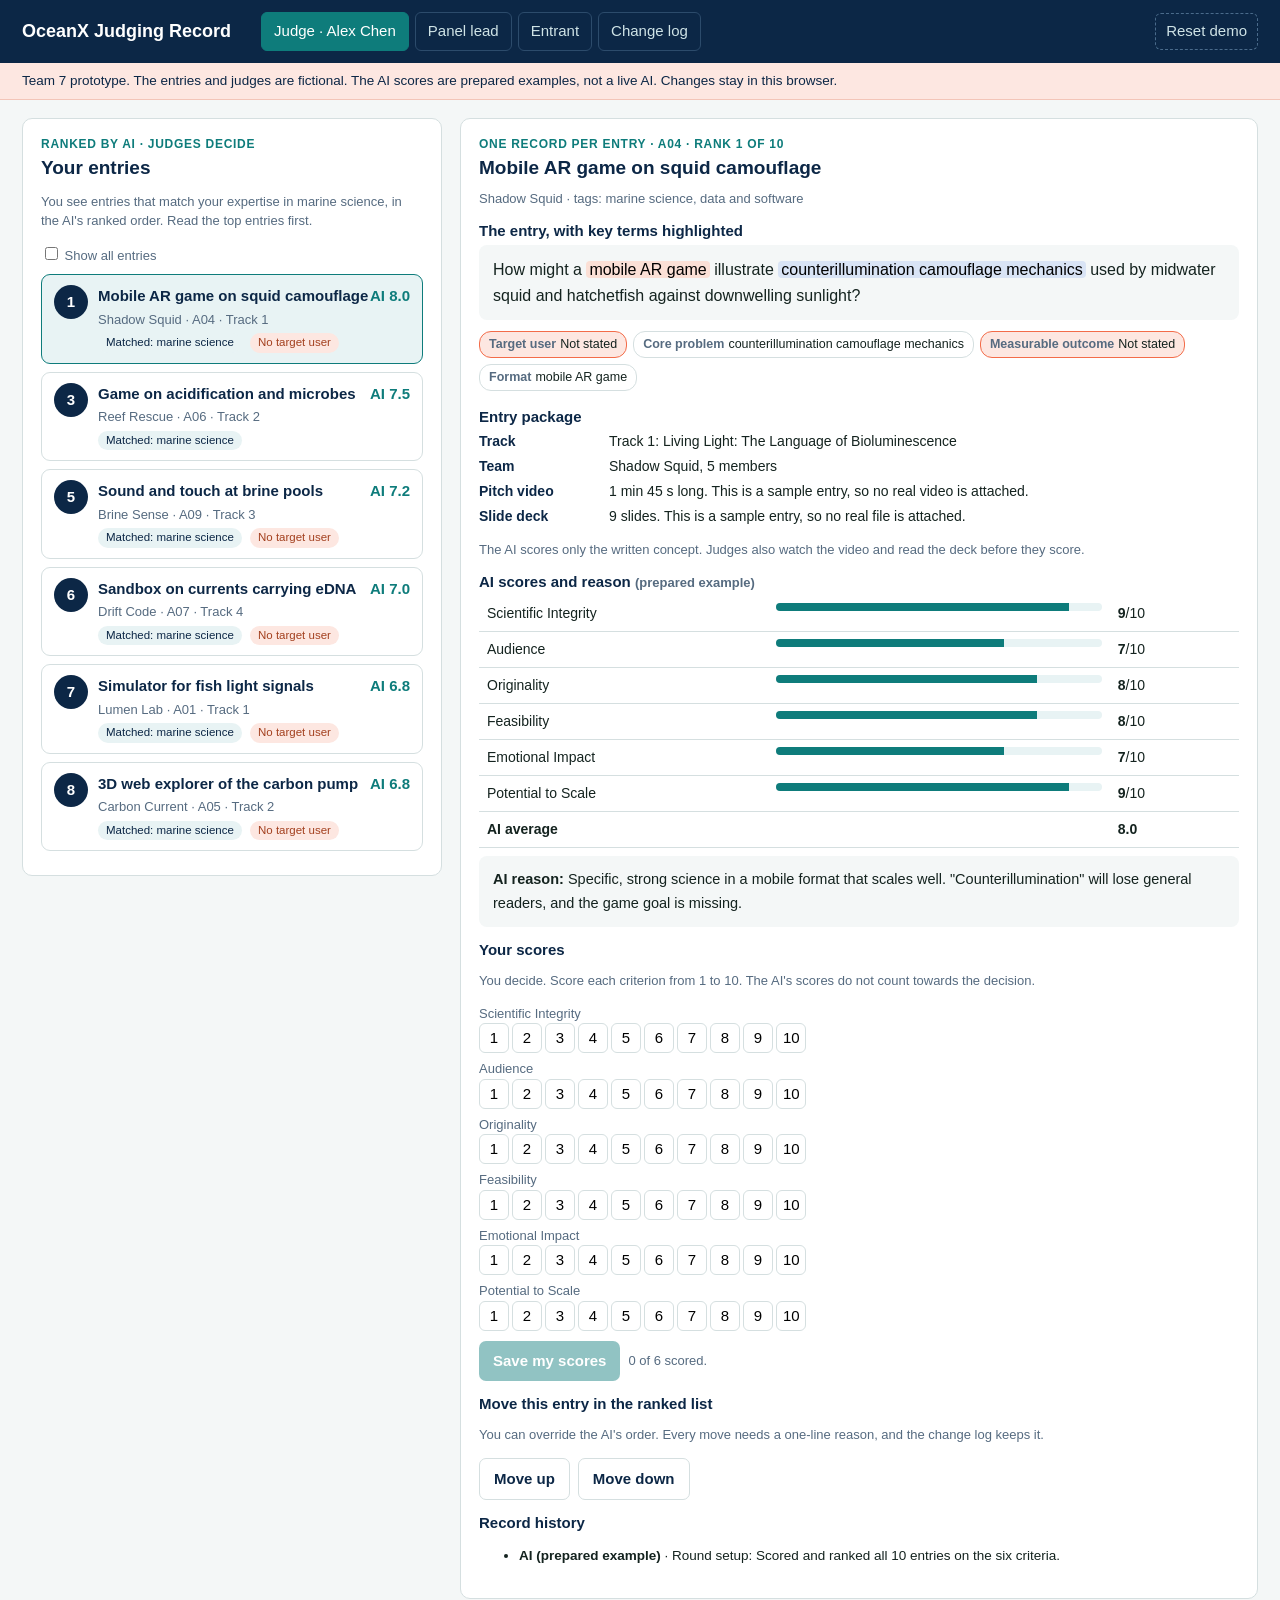
<file: index.html>
<!doctype html>
<html lang="en">
<head>
<meta charset="utf-8">
<meta name="viewport" content="width=device-width, initial-scale=1">
<title>OceanX Judging Record · Team 7 prototype</title>
<style>
  :root { --navy:#0C2746; --teal:#0E7C7B; --coral:#F36C49; --bg:#F4F7F7; --mint:#E8F3F4; --line:#D5DFE0; --slate:#566B80; --ink:#14231F; --pale:#FDE7E1; }
  * { box-sizing: border-box; }
  body { margin:0; background:var(--bg); color:var(--ink); font:15px/1.5 "Segoe UI", Calibri, Arial, sans-serif; }
  header { background:var(--navy); color:#fff; padding:12px 22px; display:flex; align-items:center; gap:18px; flex-wrap:wrap; }
  header h1 { font:700 18px Arial, sans-serif; margin:0 12px 0 0; }
  .tabs { display:flex; gap:6px; flex-wrap:wrap; }
  .tab { background:transparent; color:#cfe3e6; border:1px solid #2c4b6b; border-radius:6px; padding:7px 12px; font:inherit; cursor:pointer; }
  .tab.on { background:var(--teal); color:#fff; border-color:var(--teal); }
  .reset { margin-left:auto; background:transparent; color:#cfe3e6; border:1px dashed #4a6b8b; border-radius:6px; padding:6px 10px; cursor:pointer; font:inherit; }
  .note { background:var(--pale); color:var(--navy); padding:8px 22px; font-size:13.5px; border-bottom:1px solid #f3c5b8; }
  main { padding:18px 22px 40px; max-width:1320px; margin:0 auto; }
  .grid { display:grid; grid-template-columns: 420px 1fr; gap:18px; align-items:start; }
  .card { background:#fff; border:1px solid var(--line); border-radius:10px; padding:16px 18px; }
  .eyebrow { color:var(--teal); font-weight:700; letter-spacing:.06em; font-size:12px; text-transform:uppercase; }
  h2 { font:700 19px Arial, sans-serif; color:var(--navy); margin:4px 0 10px; }
  h3 { font:700 15px Arial, sans-serif; color:var(--navy); margin:14px 0 6px; }
  .muted { color:var(--slate); font-size:13px; }
  .entry { display:flex; gap:10px; align-items:flex-start; border:1px solid var(--line); border-radius:9px; padding:10px 12px; margin:8px 0; background:#fff; cursor:pointer; width:100%; text-align:left; font:inherit; color:inherit; }
  .entry:hover, .entry.sel { border-color:var(--teal); background:var(--mint); }
  .rank { flex:0 0 34px; height:34px; border-radius:50%; background:var(--navy); color:#fff; display:flex; align-items:center; justify-content:center; font-weight:700; }
  .entry .t { font-weight:700; color:var(--navy); }
  .badge { display:inline-block; font-size:11.5px; padding:1px 8px; border-radius:10px; margin:3px 4px 0 0; background:var(--mint); color:var(--navy); }
  .badge.warn { background:var(--pale); color:#a3401f; }
  .badge.ok { background:#dff2ec; color:#0b5f4c; }
  .ai { float:right; font-weight:700; color:var(--teal); }
  .stmt { font-size:16px; line-height:1.6; background:var(--bg); border-radius:8px; padding:12px 14px; }
  mark { padding:0 3px; border-radius:4px; }
  mark.user { background:#cdeee9; } mark.core { background:#d9e4f5; } mark.outcome { background:#dcf3d7; } mark.format { background:#fbe0d6; }
  .chips { margin:8px 0 2px; }
  .chip { display:inline-block; margin:3px 6px 3px 0; padding:3px 9px; border-radius:12px; font-size:12.5px; border:1px solid var(--line); background:#fff; }
  .chip b { color:var(--slate); font-weight:600; margin-right:4px; }
  .chip.miss { border-color:var(--coral); background:var(--pale); }
  table { border-collapse:collapse; width:100%; font-size:14px; }
  th, td { border-bottom:1px solid var(--line); padding:7px 8px; text-align:left; vertical-align:top; }
  th { color:var(--navy); font-size:12.5px; text-transform:uppercase; letter-spacing:.04em; }
  .bar { height:8px; background:var(--mint); border-radius:4px; overflow:hidden; } .bar i { display:block; height:8px; background:var(--teal); }
  .scale { display:flex; gap:3px; flex-wrap:wrap; }
  .scale button { width:30px; height:30px; border:1px solid var(--line); background:#fff; border-radius:6px; cursor:pointer; font:inherit; }
  .scale button.on { background:var(--navy); color:#fff; border-color:var(--navy); }
  .btn { background:var(--teal); color:#fff; border:0; border-radius:7px; padding:9px 14px; font:inherit; font-weight:700; cursor:pointer; }
  .btn.ghost { background:#fff; color:var(--navy); border:1px solid var(--line); }
  .btn.warn { background:var(--coral); color:var(--navy); }
  .btn:disabled { opacity:.45; cursor:not-allowed; }
  .row { display:flex; gap:8px; flex-wrap:wrap; align-items:center; margin-top:10px; }
  input[type=text], textarea, select { width:100%; border:1px solid var(--line); border-radius:7px; padding:8px 10px; font:inherit; background:#fff; }
  textarea { min-height:70px; }
  .flag { color:#a3401f; font-weight:700; }
  .hist li { margin:3px 0; font-size:13.5px; }
  .steps li { margin:4px 0; }
  .ok-t { color:#0b5f4c; } .bad-t { color:#a3401f; }
  .modal { position:fixed; inset:0; background:rgba(12,39,70,.45); display:flex; align-items:center; justify-content:center; }
  .modal .card { width:min(520px, 92vw); }
  .part { border-top:1px solid var(--line); padding-top:6px; margin-top:14px; }
  .part h3 { margin-top:6px; }
  .member { display:flex; gap:6px; margin:4px 0; }
  .member input { flex:1; }
  .btn.small { padding:5px 10px; font-weight:600; }
  input[type=file] { font:inherit; font-size:13.5px; margin:4px 0; }
  .fstat { font-size:13.5px; margin:2px 0 4px; }
  .pkg { display:grid; grid-template-columns:120px 1fr; gap:4px 10px; font-size:14px; }
  .pkg b { color:var(--navy); }
  .grid.form { grid-template-columns:minmax(0, 1fr) 400px; }
  .grid.form > section:last-child { position:sticky; top:12px; }
  #checks ul { list-style:none; padding-left:2px; margin:4px 0; }
  h4 { font:700 12.5px Arial, sans-serif; color:var(--slate); text-transform:uppercase; letter-spacing:.05em; margin:12px 0 2px; }
  @media (max-width: 900px) { .grid { grid-template-columns: 1fr; } }
</style>
</head>
<body>
<header>
  <h1>OceanX Judging Record</h1>
  <div class="tabs" role="tablist">
    <button class="tab" data-view="judge">Judge · Alex Chen</button>
    <button class="tab" data-view="panel">Panel lead</button>
    <button class="tab" data-view="entrant">Entrant</button>
    <button class="tab" data-view="log">Change log</button>
  </div>
  <button class="reset" id="reset">Reset demo</button>
</header>
<div class="note">Team 7 prototype. The entries and judges are fictional. The AI scores are prepared examples, not a live AI. Changes stay in this browser.</div>
<main id="app"></main>
<div id="modal"></div>
<script>
'use strict';
const CRIT = [['science','Scientific Integrity'],['audience','Audience'],['originality','Originality'],['feasibility','Feasibility'],['emotion','Emotional Impact'],['scale','Potential to Scale']];
const JUDGES = { alex:{ name:'Alex Chen', field:'marine science' }, priya:{ name:'Priya Nair', field:'learning design' }, sam:{ name:'Sam Rivera', field:'media and hardware' } };
const sc = a => Object.fromEntries(CRIT.map(([k], i) => [k, a[i]]));
const ENTRIES = [
  { id:'A01', title:'Simulator for fish light signals', team:'Lumen Lab', tags:['marine science','media and hardware'],
    text:'How might we create an interactive light-matching simulator that decodes deep-sea fish photophore communication patterns into visual and audible syntax?',
    hl:{ user:null, core:'deep-sea fish photophore communication patterns', outcome:null, format:'interactive light-matching simulator' },
    ai:sc([7,6,8,6,7,7]), reason:'An original idea built on real bioluminescence. "Decodes" and "syntax" imply a proven fish language, and no learner is named.',
    priya:sc([5,5,8,6,6,6]), sam:sc([6,5,7,5,6,6]) },
  { id:'A02', title:'Projection room with glowing waves', team:'Tidewave', tags:['media and hardware','learning design'],
    text:'How can an immersive projection-mapped environment simulate bioluminescent wave disturbance triggered by physical visitor movement?',
    hl:{ user:'visitor', core:'bioluminescent wave disturbance', outcome:null, format:'immersive projection-mapped environment' },
    ai:sc([8,8,6,6,9,6]), reason:'A clear cause and effect with strong emotional pull. It needs a physical venue and projection kit, which limits its reach.',
    priya:sc([8,8,5,7,9,5]), sam:sc([7,8,6,5,8,6]) },
  { id:'A03', title:'Gestures mapped to plankton flashes', team:'Flash Kinetics', tags:['media and hardware'],
    text:'How might we design a generative audiovisual installation that maps visitor velocity and gesture to dynamic dinoflagellate flash frequencies?',
    hl:{ user:'visitor', core:'dinoflagellate flash frequencies', outcome:null, format:'generative audiovisual installation' },
    ai:sc([7,6,6,6,8,6]), reason:'Engaging and visual, but the wording is technical. It is unclear how gestures relate to real flash behaviour or what visitors learn.',
    priya:sc([7,6,5,7,7,5]), sam:sc([6,7,6,6,7,5]) },
  { id:'A04', title:'Mobile AR game on squid camouflage', team:'Shadow Squid', tags:['marine science','data and software'],
    text:'How might a mobile AR game illustrate counterillumination camouflage mechanics used by midwater squid and hatchetfish against downwelling sunlight?',
    hl:{ user:null, core:'counterillumination camouflage mechanics', outcome:null, format:'mobile AR game' },
    ai:sc([9,7,8,8,7,9]), reason:'Specific, strong science in a mobile format that scales well. "Counterillumination" will lose general readers, and the game goal is missing.',
    priya:sc([9,7,7,7,6,9]), sam:sc([8,7,7,8,6,8]) },
  { id:'A05', title:'3D web explorer of the carbon pump', team:'Carbon Current', tags:['data and software','marine science'],
    text:'How might we visualize the biological carbon pump and oceanic microbial carbon cycling through an accessible real-time 3D web data explorer?',
    hl:{ user:null, core:'biological carbon pump', outcome:null, format:'real-time 3D web data explorer' },
    ai:sc([9,6,6,5,6,9]), reason:'An important, data-rich topic in a scalable web format. Real-time data and two complex processes make it hard to build.',
    priya:sc([10,6,5,6,5,9]), sam:sc([9,5,6,5,5,8]) },
  { id:'A06', title:'Game on acidification and microbes', team:'Reef Rescue', tags:['learning design','marine science'],
    text:'How can a gamified simulation educate youth on how ocean acidification and warming disrupt marine microbiome balance and nutrient flux?',
    hl:{ user:'youth', core:'ocean acidification and warming', outcome:'educate youth', format:'gamified simulation' },
    ai:sc([8,8,6,8,7,8]), reason:'A relevant climate topic with a named audience. Microbiome science is still uncertain, and many climate games already exist.',
    priya:sc([7,8,5,8,7,8]), sam:sc([7,7,5,7,6,7]) },
  { id:'A07', title:'Sandbox on currents carrying eDNA', team:'Drift Code', tags:['data and software','marine science'],
    text:'How might we build an interactive digital sandbox modeling how ocean currents transport environmental DNA (eDNA) and allow species detection?',
    hl:{ user:null, core:'ocean currents transport environmental DNA', outcome:null, format:'interactive digital sandbox' },
    ai:sc([9,6,8,6,6,7]), reason:'Novel and timely science. The statement is technical and names no audience, and modelling how eDNA drifts is complex.',
    priya:sc([8,6,8,6,5,7]), sam:sc([8,5,7,5,5,7]) },
  { id:'A08', title:'VR walk through thermocline life', team:'Deep Thermo', tags:['media and hardware'],
    text:'How might an immersive VR walkthrough reveal microscopic symbiotic networks and nutrient gradients within ocean thermoclines?',
    hl:{ user:null, core:'microscopic symbiotic networks', outcome:null, format:'immersive VR walkthrough' },
    ai:sc([6,6,7,5,8,6]), reason:'Potentially moving, but "symbiotic networks" is vague and the science is loosely defined. VR headsets limit how many learners it reaches.',
    priya:sc([5,5,6,5,7,5]), sam:sc([5,6,6,6,6,5]) },
  { id:'A09', title:'Sound and touch at brine pools', team:'Brine Sense', tags:['media and hardware','marine science'],
    text:'How can spatial audio and haptic feedback simulate the dense, toxic conditions of deep-sea hypersaline brine pools and their adapted microbial rims?',
    hl:{ user:null, core:'hypersaline brine pools', outcome:null, format:'spatial audio and haptic feedback' },
    ai:sc([8,7,9,5,9,5]), reason:'A highly original sensory idea with strong impact. The learning outcome is not stated, and the equipment it needs is unclear.',
    priya:sc([8,6,10,5,8,4]), sam:sc([8,6,9,2,8,4]) },
  { id:'A10', title:'Story game through vent food webs', team:'Vent Quest', tags:['learning design','media and hardware'],
    text:'How might an atmospheric narrative adventure guide players through chemosynthetic hydrothermal vent food webs under pitch-black volcanic conditions?',
    hl:{ user:'players', core:'chemosynthetic hydrothermal vent food webs', outcome:null, format:'atmospheric narrative adventure' },
    ai:sc([9,8,7,7,9,8]), reason:'Clear, accurate science with a strong story and wide reach as a game. The audience and the length of play are not defined.',
    priya:sc([9,9,6,7,10,8]), sam:sc([8,8,6,7,5,7]) },
];
// The four tracks of the 2026 Education Impact Challenge, as published by OceanX.
const TRACKS = ['Living Light: The Language of Bioluminescence', 'The Invisible Ocean: Microbial Worlds That Run the Planet',
  'Extreme Oceans: Life at the Edge', 'Deep Sea Explorers: Finding Life in the Unknown'];
// Fictional entry packages: [track, video length in seconds, deck slides, team members].
const PACKAGE = { A01:[1,112,8,3], A02:[1,98,10,4], A03:[1,120,7,2], A04:[1,105,9,5], A05:[2,117,10,3],
  A06:[2,88,6,4], A07:[4,101,8,2], A08:[2,119,9,3], A09:[3,94,7,4], A10:[3,110,10,5] };
ENTRIES.forEach(e => { const [track, video, slides, members] = PACKAGE[e.id]; Object.assign(e, { track, video, slides, members }); });
const fmt = s => `${Math.floor(s / 60)} min ${String(Math.round(s % 60)).padStart(2, '0')} s`;
const KEY = 'oceanx-ranking-demo-v2';
const avg = o => CRIT.reduce((t, [k]) => t + o[k], 0) / CRIT.length;
const esc = s => String(s).replace(/[&<>"']/g, c => ({ '&':'&amp;', '<':'&lt;', '>':'&gt;', '"':'&quot;', "'":'&#39;' }[c]));
const now = () => new Date().toLocaleString('en-SG', { dateStyle:'medium', timeStyle:'short' });
const aiOrder = () => ENTRIES.slice().sort((a, b) => avg(b.ai) - avg(a.ai) || a.id.localeCompare(b.id)).map(e => e.id);
function fresh() {
  const scores = {};
  ENTRIES.forEach(e => { scores[e.id] = { priya:e.priya, sam:e.sam }; });
  return { view:'judge', sel:null, showAll:false, order:aiOrder(), scores, draft:{}, decisions:{}, extra:[],
    log:[{ when:'Round setup', who:'AI (prepared example)', what:'Scored and ranked all 10 entries on the six criteria.' }], wiz:blankWiz() };
}
function blankWiz() {
  return { team:'', members:['', ''], adult:false, track:'', who:'', what:'', when:'', impact:'', text:'',
    video:'', videoSecs:null, videoFile:'', videoErr:'', deck:'', deckSlides:null, deckErr:'', deckConfirm:false, links:'' };
}
let S; try { S = JSON.parse(localStorage.getItem(KEY)) || fresh(); } catch (e) { S = fresh(); }
S.wiz = Object.assign(blankWiz(), S.wiz || {});
const save = () => localStorage.setItem(KEY, JSON.stringify(S));
const byId = id => ENTRIES.find(e => e.id === id);
const assignedToAlex = e => e.tags.includes(JUDGES.alex.field);

// ---------- normalisation and dispute flags (feature 1) ----------
function judgeStats() {
  const st = {};
  for (const j of Object.keys(JUDGES)) {
    const vals = [];
    for (const id of Object.keys(S.scores)) { const s = S.scores[id][j]; if (s) CRIT.forEach(([k]) => vals.push(s[k])); }
    if (vals.length < 12) { st[j] = null; continue; }
    const m = vals.reduce((a, b) => a + b, 0) / vals.length;
    const sd = Math.sqrt(vals.reduce((a, b) => a + (b - m) ** 2, 0) / vals.length) || 1;
    st[j] = { m, sd };
  }
  return st;
}
function flagsFor(id, st) {
  const out = [], s = S.scores[id] || {};
  const js = Object.keys(JUDGES).filter(j => s[j] && st[j]);
  for (const [k, label] of CRIT) for (let a = 0; a < js.length; a++) for (let b = a + 1; b < js.length; b++) {
    const za = (s[js[a]][k] - st[js[a]].m) / st[js[a]].sd, zb = (s[js[b]][k] - st[js[b]].m) / st[js[b]].sd;
    if (Math.abs(za - zb) > 2) out.push(`${label}: ${JUDGES[js[a]].name} ${s[js[a]][k]} and ${JUDGES[js[b]].name} ${s[js[b]][k]}`);
  }
  return out;
}
function normAvg(id, st) {
  const s = S.scores[id] || {}, zs = [];
  for (const j of Object.keys(JUDGES)) if (s[j] && st[j]) zs.push(CRIT.reduce((t, [k]) => t + (s[j][k] - st[j].m) / st[j].sd, 0) / CRIT.length);
  return zs.length ? zs.reduce((a, b) => a + b, 0) / zs.length : null;
}

// ---------- highlighter (feature 3) ----------
function highlight(e) {
  let t = esc(e.text);
  for (const [cls, term] of Object.entries(e.hl)) if (term) t = t.replace(esc(term), `<mark class="${cls}">${esc(term)}</mark>`);
  return t;
}
function chips(e) {
  const c = (label, v) => `<span class="chip ${v ? '' : 'miss'}"><b>${label}</b>${v ? esc(v) : 'Not stated'}</span>`;
  return `<div class="chips">${c('Target user', e.hl.user)}${c('Core problem', e.hl.core)}${c('Measurable outcome', e.hl.outcome)}${c('Format', e.hl.format)}</div>`;
}

// ---------- views ----------
const app = document.getElementById('app');
function render() {
  document.querySelectorAll('.tab').forEach(b => b.classList.toggle('on', b.dataset.view === S.view));
  ({ judge:judgeView, panel:panelView, entrant:entrantView, log:logView })[S.view]();
  save();
}
function judgeView() {
  const list = S.order.map(byId).filter(e => S.showAll || assignedToAlex(e));
  if (!S.sel || !list.find(e => e.id === S.sel)) S.sel = list[0] && list[0].id;
  const pos = id => S.order.indexOf(id) + 1;
  app.innerHTML = `<div class="grid">
    <section class="card"><div class="eyebrow">Ranked by AI · judges decide</div><h2>Your entries</h2>
      <p class="muted">You see entries that match your expertise in ${esc(JUDGES.alex.field)}, in the AI's ranked order. Read the top entries first.</p>
      <label class="muted"><input type="checkbox" id="all" ${S.showAll ? 'checked' : ''}> Show all entries</label>
      ${list.map(e => { const mine = S.scores[e.id] && S.scores[e.id].alex; return `<button class="entry ${e.id === S.sel ? 'sel' : ''}" data-id="${e.id}">
        <span class="rank">${pos(e.id)}</span><span style="flex:1"><span class="ai">AI ${avg(e.ai).toFixed(1)}</span><span class="t">${esc(e.title)}</span><br>
        <span class="muted">${esc(e.team)} · ${e.id} · Track ${e.track}</span><br>
        ${assignedToAlex(e) ? `<span class="badge">Matched: ${esc(JUDGES.alex.field)}</span>` : '<span class="badge">Outside your field</span>'}
        ${!e.hl.user ? '<span class="badge warn">No target user</span>' : ''}${mine ? '<span class="badge ok">You scored this</span>' : ''}</span></button>`; }).join('')}
      ${S.extra.map(x => `<div class="entry"><span class="rank">·</span><span><span class="t">${esc(x.title)}</span><br><span class="muted">${esc(x.team || 'New team')} · Track ${esc(x.track || '?')} · video ${x.videoSecs ? fmt(x.videoSecs) : 'not checked'} · deck ${x.slides ? x.slides + ' slides' : 'of 10 slides or fewer'}</span><br><span class="muted">New entry · AI score pending (no live AI in this prototype)</span></span></div>`).join('')}
    </section>
    <section class="card" id="rec">${S.sel ? record(byId(S.sel)) : ''}</section></div>`;
  document.getElementById('all').onchange = ev => { S.showAll = ev.target.checked; render(); };
  app.querySelectorAll('.entry[data-id]').forEach(b => b.onclick = () => { S.sel = b.dataset.id; render(); });
  wireRecord();
}
function record(e) {
  const mine = (S.scores[e.id] && S.scores[e.id].alex) || null;
  const d = S.draft[e.id] || (S.draft[e.id] = mine ? { ...mine } : {});
  const done = CRIT.every(([k]) => d[k]);
  return `<div class="eyebrow">One record per entry · ${e.id} · rank ${S.order.indexOf(e.id) + 1} of ${S.order.length}</div>
    <h2>${esc(e.title)}</h2><div class="muted">${esc(e.team)} · tags: ${e.tags.map(esc).join(', ')}</div>
    <h3>The entry, with key terms highlighted</h3><div class="stmt">${highlight(e)}</div>${chips(e)}
    <h3>Entry package</h3><div class="pkg"><b>Track</b><span>Track ${e.track}: ${esc(TRACKS[e.track - 1])}</span>
      <b>Team</b><span>${esc(e.team)}, ${e.members} members</span>
      <b>Pitch video</b><span>${fmt(e.video)} long. This is a sample entry, so no real video is attached.</span>
      <b>Slide deck</b><span>${e.slides} slides. This is a sample entry, so no real file is attached.</span></div>
    <p class="muted">The AI scores only the written concept. Judges also watch the video and read the deck before they score.</p>
    <h3>AI scores and reason <span class="muted">(prepared example)</span></h3>
    <table>${CRIT.map(([k, l]) => `<tr><td style="width:38%">${l}</td><td style="width:45%"><div class="bar"><i style="width:${e.ai[k] * 10}%"></i></div></td><td><b>${e.ai[k]}</b>/10</td></tr>`).join('')}
      <tr><td><b>AI average</b></td><td></td><td><b>${avg(e.ai).toFixed(1)}</b></td></tr></table>
    <p class="stmt" style="font-size:14.5px;margin-top:8px"><b>AI reason:</b> ${esc(e.reason)}</p>
    <h3>Your scores</h3><p class="muted">You decide. Score each criterion from 1 to 10. The AI's scores do not count towards the decision.</p>
    ${CRIT.map(([k, l]) => `<div style="margin:6px 0"><div class="muted">${l}</div><div class="scale">${[1,2,3,4,5,6,7,8,9,10].map(n => `<button data-k="${k}" data-n="${n}" class="${d[k] === n ? 'on' : ''}">${n}</button>`).join('')}</div></div>`).join('')}
    <div class="row"><button class="btn" id="saveScores" ${done ? '' : 'disabled'}>${mine ? 'Update my scores' : 'Save my scores'}</button><span class="muted">${done ? 'All six scored.' : CRIT.filter(([k]) => d[k]).length + ' of 6 scored.'}</span></div>
    <h3>Move this entry in the ranked list</h3><p class="muted">You can override the AI's order. Every move needs a one-line reason, and the change log keeps it.</p>
    <div class="row"><button class="btn ghost" id="up">Move up</button><button class="btn ghost" id="down">Move down</button></div>
    <h3>Record history</h3><ul class="hist">${S.log.filter(l => !l.id || l.id === e.id).slice(-6).map(l => `<li><b>${esc(l.who)}</b> · ${esc(l.when)}: ${esc(l.what)}</li>`).join('')}</ul>`;
}
function wireRecord() {
  const e = byId(S.sel); if (!e) return;
  app.querySelectorAll('.scale button').forEach(b => b.onclick = () => { S.draft[e.id][b.dataset.k] = Number(b.dataset.n); render(); });
  const sv = document.getElementById('saveScores');
  if (sv) sv.onclick = () => {
    S.scores[e.id] = S.scores[e.id] || {}; S.scores[e.id].alex = { ...S.draft[e.id] };
    S.log.push({ id:e.id, when:now(), who:JUDGES.alex.name, what:`Saved scores for ${e.id}, average ${avg(S.draft[e.id]).toFixed(1)}.` });
    render();
  };
  const move = dir => ask(`Why move ${e.title} ${dir}?`, 'For example: a bold idea that the AI ranked too low.', reason => {
    const i = S.order.indexOf(e.id), j = dir === 'up' ? i - 1 : i + 1;
    if (j < 0 || j >= S.order.length) return;
    [S.order[i], S.order[j]] = [S.order[j], S.order[i]];
    S.log.push({ id:e.id, when:now(), who:JUDGES.alex.name, what:`Moved ${e.id} ${dir} to rank ${j + 1}. Reason: ${reason}` });
    render();
  });
  document.getElementById('up').onclick = () => move('up');
  document.getElementById('down').onclick = () => move('down');
}
function panelView() {
  const st = judgeStats();
  const rows = S.order.map(byId).map((e, i) => {
    const s = S.scores[e.id] || {}, js = Object.keys(JUDGES).filter(j => s[j]);
    const raw = js.length ? js.reduce((t, j) => t + avg(s[j]), 0) / js.length : null;
    const nz = normAvg(e.id, st), fl = flagsFor(e.id, st), dec = S.decisions[e.id];
    return `<tr><td><b>${i + 1}</b></td><td><b>${esc(e.title)}</b><br><span class="muted">${e.id} · ${esc(e.team)} · Track ${e.track}</span></td>
      <td>${avg(e.ai).toFixed(1)}</td><td>${raw ? raw.toFixed(1) : '–'}<br><span class="muted">${js.length} judge${js.length === 1 ? '' : 's'}</span></td>
      <td>${nz === null ? '–' : (nz >= 0 ? '+' : '') + nz.toFixed(2)}</td>
      <td>${fl.length ? `<span class="flag">Discuss</span><br><span class="muted">${fl.map(esc).join('<br>')}</span>` : '<span class="muted">None</span>'}</td>
      <td>${dec ? `<b>${dec.outcome}</b><br><span class="muted">${esc(dec.reason)}</span>` : `<button class="btn ghost" data-dec="${e.id}" data-o="Shortlisted">Shortlist</button> <button class="btn ghost" data-dec="${e.id}" data-o="Not selected">Not selected</button>`}</td></tr>`;
  }).join('');
  const nflag = S.order.filter(id => flagsFor(id, st).length).length, nshort = Object.values(S.decisions).filter(d => d.outcome === 'Shortlisted').length;
  app.innerHTML = `<section class="card"><div class="eyebrow">Panel lead · Taylor Brooks</div><h2>The panel decides every entry</h2>
    <p class="muted">The AI rank orders the list. The panel decides from the judges' scores. Normalised scores remove each judge's habit of scoring harder or softer. "Discuss" appears when two judges differ by more than two standard deviations on one criterion.</p>
    <p><b>${nflag}</b> entries need discussion · <b>${nshort}</b> shortlisted so far</p>
    <table><thead><tr><th>Rank</th><th>Entry</th><th>AI score</th><th>Judges' average</th><th>Normalised</th><th>Dispute flag</th><th>Decision</th></tr></thead><tbody>${rows}</tbody></table>
    <div class="row"><button class="btn" id="export">Download the full record (JSON)</button><span class="muted">Every score, reason, move and decision, in one file.</span></div></section>`;
  app.querySelectorAll('[data-dec]').forEach(b => b.onclick = () => ask(`Reason for "${b.dataset.o}"`, 'For example: strong science, but the audience must be defined.', reason => {
    S.decisions[b.dataset.dec] = { outcome:b.dataset.o, reason };
    S.log.push({ id:b.dataset.dec, when:now(), who:'Taylor Brooks (panel lead)', what:`${b.dataset.o} ${b.dataset.dec}. Reason: ${reason}` });
    render();
  }));
  document.getElementById('export').onclick = () => {
    const blob = new Blob([JSON.stringify({ exported:new Date().toISOString(), note:'Fictional demo data. AI scores are prepared examples.', order:S.order, entries:ENTRIES.map(e => ({ id:e.id, title:e.title, ai:e.ai, reason:e.reason, judges:S.scores[e.id] || {}, decision:S.decisions[e.id] || null })), log:S.log }, null, 2)], { type:'application/json' });
    const a = document.createElement('a'); a.href = URL.createObjectURL(blob); a.download = 'oceanx-judging-record.json'; a.click();
  };
}
// ---------- entry form (feature 2 and OceanX's application form) ----------
const SOLUTION_WORDS = /\b(app|apps|AI|dashboard|platform|VR)\b/gi;
const isUrl = s => /^https?:\/\/[^\s\/]+\.[^\s\/]{2,}(\/\S*)?$/i.test(String(s).trim());
const template = w => `How might we help ${w.who || '[user]'} who ${w.what || '[pain point]'} ${w.when || '[when or where]'}, so that ${w.impact || '[outcome]'}?`;
function entryChecks(w) {
  const bad = w.text.match(SOLUTION_WORDS) || [];
  const named = w.members.filter(m => m.trim()).length;
  return [
    ['Team and track', [
      ['The team has a name.', !!w.team.trim()],
      ['The team has 2 to 5 members, and every member is named.', named >= 2 && named <= 5 && named === w.members.length],
      ['The team confirms that every member is 18 or older.', !!w.adult],
      ['The team has chosen one track.', !!w.track]]],
    ['Problem statement', [
      ['The entrant has named the user.', !!w.who.trim()],
      ['The entrant has stated the pain point.', !!w.what.trim()],
      ['The entrant has said when or where it happens.', !!w.when.trim()],
      ['The entrant has stated a measurable outcome.', !!w.impact.trim()],
      ['The statement fits in 200 characters.', w.text.length > 0 && w.text.length <= 200],
      ['The statement contains no solution words such as app, AI or dashboard.', w.text.length > 0 && !bad.length]]],
    ['Pitch video', [
      ['The video link is a web address.', isUrl(w.video)],
      ['The video is 2 minutes or shorter.', w.videoSecs !== null && w.videoSecs <= 120]]],
    ['Slide deck', [
      ['The deck is attached.', !!w.deck],
      ['The deck has 10 slides or fewer.', w.deckSlides !== null ? w.deckSlides <= 10 : (!!w.deck && !!w.deckConfirm)]]],
  ];
}
function videoStatus(w) {
  if (w.videoErr) return `<span class="bad-t">${esc(w.videoErr)}</span>`;
  if (w.videoSecs === null) return 'No video checked yet.';
  return `${esc(w.videoFile)} is ${fmt(w.videoSecs)} long.` + (w.videoSecs > 120 ? ' <span class="bad-t">This is longer than 2 minutes.</span>' : '');
}
function deckStatus(w) {
  if (!w.deck) return w.deckErr ? `<span class="bad-t">${esc(w.deckErr)}</span>` : 'No deck attached yet.';
  if (w.deckSlides !== null) return `${esc(w.deck)} has ${w.deckSlides} slides.` + (w.deckSlides > 10 ? ' <span class="bad-t">This is more than 10 slides.</span>' : '');
  return `${esc(w.deck)} is attached. ${esc(w.deckErr)}`;
}
function entrantView() {
  const w = S.wiz;
  const q = (k, l, ph) => `<label class="muted">${l}<input type="text" data-w="${k}" value="${esc(w[k])}" placeholder="${esc(ph)}"></label><div style="height:6px"></div>`;
  app.innerHTML = `<div class="grid form"><section class="card"><div class="eyebrow">Entrant view · Education Impact Challenge entry form</div>
      <h2>Submit an entry in five parts</h2>
      <p class="muted">The form asks for what OceanX's application form asks for. Files stay on this computer. The prototype keeps only each file's name, length and slide count.</p>
      <button class="btn ghost" id="sample">Fill a sample entry</button>
      <div class="part"><h3>1. Team</h3>${q('team', 'Team name', 'For example: Glow Lab')}
        <div class="muted">Members, from 2 to 5 people. The first member is the Team Lead, who submits the entry.</div>
        ${w.members.map((m, i) => `<div class="member"><input type="text" data-m="${i}" value="${esc(m)}" placeholder="Member ${i + 1}${i === 0 ? ' (Team Lead)' : ''}"><button class="btn ghost small" data-rm="${i}" ${w.members.length <= 2 ? 'disabled' : ''}>Remove</button></div>`).join('')}
        <button class="btn ghost small" id="addm" ${w.members.length >= 5 ? 'disabled' : ''}>Add a member</button>
        <div><label class="muted"><input type="checkbox" data-w="adult" ${w.adult ? 'checked' : ''}> Every member is 18 or older.</label></div></div>
      <div class="part"><h3>2. Track</h3><select data-w="track"><option value="">Choose a track</option>
        ${TRACKS.map((t, i) => `<option value="${i + 1}" ${String(w.track) === String(i + 1) ? 'selected' : ''}>Track ${i + 1}: ${esc(t)}</option>`).join('')}</select></div>
      <div class="part"><h3>3. Problem statement</h3><p class="muted">Answer four questions first.</p>
        ${q('who', 'Who is the user?', 'For example: secondary school students')}${q('what', 'What is the pain point or gap?', 'For example: they cannot picture how deep-sea animals use light')}
        ${q('when', 'When or where does it happen?', 'For example: during biology lessons on ocean ecosystems')}${q('impact', 'What measurable outcome do you want?', 'For example: students can explain two ways animals use light')}
        <button class="btn ghost small" id="tpl">Fill a template draft</button>
        <textarea data-w="text" maxlength="260" placeholder="How might we..." style="margin-top:8px">${esc(w.text)}</textarea>
        <div class="muted" id="count">${w.text.length} of 200 characters</div></div>
      <div class="part"><h3>4. Pitch video</h3>${q('video', 'Link to the pitch video', 'https://')}
        <label class="muted">Check the video's length before you share the link. The limit is 2 minutes.<br><input type="file" id="vfile" accept="video/*"></label>
        <div class="fstat" id="vstat">${videoStatus(w)}</div></div>
      <div class="part"><h3>5. Slide deck</h3>
        <label class="muted">Attach the deck as a PowerPoint (.pptx) or PDF file. The limit is 10 slides.<br><input type="file" id="dfile" accept=".pptx,.pdf"></label>
        <div class="fstat" id="dstat">${deckStatus(w)}</div>
        <label class="muted" id="dconfirm" style="display:${w.deck && w.deckSlides === null ? 'block' : 'none'}"><input type="checkbox" data-w="deckConfirm" ${w.deckConfirm ? 'checked' : ''}> I confirm that the deck has 10 slides or fewer.</label>
        <div style="height:8px"></div>${q('links', 'Optional links to a portfolio, CV or work samples', 'https://')}</div></section>
    <section class="card"><h2>Checks before submission</h2><div id="checks"></div>
      <div class="row"><button class="btn" id="submit">Submit the entry</button></div></section></div>`;
  app.querySelectorAll('[data-w]').forEach(el => {
    const ev = el.type === 'checkbox' || el.tagName === 'SELECT' ? 'change' : 'input';
    el.addEventListener(ev, () => { S.wiz[el.dataset.w] = el.type === 'checkbox' ? el.checked : el.value; refreshEntry(); });
  });
  app.querySelectorAll('[data-m]').forEach(el => el.addEventListener('input', () => { S.wiz.members[+el.dataset.m] = el.value; refreshEntry(); }));
  app.querySelectorAll('[data-rm]').forEach(b => b.onclick = () => { S.wiz.members.splice(+b.dataset.rm, 1); render(); });
  document.getElementById('addm').onclick = () => { if (S.wiz.members.length < 5) { S.wiz.members.push(''); render(); } };
  document.getElementById('tpl').onclick = () => { S.wiz.text = template(S.wiz); render(); };
  document.getElementById('sample').onclick = () => {
    S.wiz = Object.assign(blankWiz(), { team:'Glow Lab', members:['Mei Tan', 'Arjun Rao', 'Sofia Cruz'], adult:true, track:'1',
      who:'secondary school students', what:'cannot picture how deep-sea animals use light', when:'during biology lessons on ocean ecosystems',
      impact:'students can explain two ways animals use light', video:'https://example.org/glow-lab-pitch',
      videoSecs:105, videoFile:'sample-pitch.mp4 (sample)', deck:'sample-deck.pptx (sample)', deckSlides:8 });
    S.wiz.text = template(S.wiz); render();
  };
  document.getElementById('vfile').onchange = ev => { const f = ev.target.files[0]; if (f) readVideo(f); };
  document.getElementById('dfile').onchange = ev => { const f = ev.target.files[0]; if (f) readDeck(f); };
  document.getElementById('submit').onclick = () => {
    const w2 = S.wiz, n = entryChecks(w2).reduce((t, g) => t + g[1].length, 0);
    S.extra.push({ title:w2.text.slice(0, 60) + (w2.text.length > 60 ? '…' : ''), team:w2.team, track:w2.track, videoSecs:w2.videoSecs, slides:w2.deckSlides });
    S.log.push({ when:now(), who:`Entrant (${w2.team})`, what:`Submitted an entry to track ${w2.track} that passed all ${n} checks. The video is ${fmt(w2.videoSecs)} long, and the deck has ${w2.deckSlides !== null ? w2.deckSlides + ' slides' : '10 slides or fewer, as the team confirmed'}.` });
    S.wiz = blankWiz(); S.view = 'judge'; render();
  };
  refreshEntry();
}
function refreshEntry() {
  const w = S.wiz, groups = entryChecks(w), ok = groups.every(g => g[1].every(c => c[1]));
  const bad = w.text.match(SOLUTION_WORDS) || [];
  document.getElementById('checks').innerHTML = groups.map(([h, cs]) => `<h4>${h}</h4><ul class="steps">${cs.map(([l, v]) => `<li class="${v ? 'ok-t' : 'bad-t'}">${v ? '✓' : '✗'} ${l}</li>`).join('')}</ul>`).join('')
    + (bad.length ? `<p class="bad-t">Solution words found: ${[...new Set(bad.map(b => b.toLowerCase()))].map(esc).join(', ')}. Describe the problem, not the tool.</p>` : '');
  document.getElementById('count').textContent = `${w.text.length} of 200 characters`;
  document.getElementById('vstat').innerHTML = videoStatus(w);
  document.getElementById('dstat').innerHTML = deckStatus(w);
  document.getElementById('dconfirm').style.display = w.deck && w.deckSlides === null ? 'block' : 'none';
  document.getElementById('submit').disabled = !ok;
  save();
}
function readVideo(file) {
  Object.assign(S.wiz, { videoFile:file.name, videoSecs:null, videoErr:'' });
  const v = document.createElement('video'), url = URL.createObjectURL(file);
  v.preload = 'metadata';
  v.onloadedmetadata = () => { URL.revokeObjectURL(url); if (isFinite(v.duration)) S.wiz.videoSecs = Math.round(v.duration * 10) / 10; else S.wiz.videoErr = 'The browser could not read the length of this file.'; refreshEntry(); };
  v.onerror = () => { URL.revokeObjectURL(url); S.wiz.videoErr = 'The browser could not open this file as a video.'; refreshEntry(); };
  v.src = url;
}
async function readDeck(file) {
  Object.assign(S.wiz, { deck:'', deckSlides:null, deckErr:'', deckConfirm:false });
  if (!/\.(pptx|pdf)$/i.test(file.name)) { S.wiz.deckErr = 'The deck must be a PowerPoint (.pptx) or PDF file.'; refreshEntry(); return; }
  try {
    const buf = new Uint8Array(await file.arrayBuffer());
    let s = '';
    for (let i = 0; i < buf.length; i += 32768) s += String.fromCharCode.apply(null, buf.subarray(i, i + 32768));
    let n = 0;
    if (/\.pptx$/i.test(file.name)) n = new Set([...s.matchAll(/ppt\/slides\/slide(\d+)\.xml/g)].map(m => m[1])).size;
    else {
      const pages = (s.match(/\/Type\s*\/Page(?![a-zA-Z])/g) || []).length;
      const counts = [...s.matchAll(/\/Type\s*\/Pages\b[^>]*?\/Count\s+(\d+)/g), ...s.matchAll(/\/Count\s+(\d+)[^>]*?\/Type\s*\/Pages\b/g)].map(m => +m[1]);
      n = Math.max(pages, ...counts, 0);
    }
    S.wiz.deck = file.name;
    if (n > 0) S.wiz.deckSlides = n; else S.wiz.deckErr = 'The prototype could not count its slides.';
  } catch (e) { S.wiz.deckErr = 'The prototype could not read this file.'; }
  refreshEntry();
}
function logView() {
  app.innerHTML = `<section class="card"><div class="eyebrow">Governance</div><h2>Every change is logged with a reason</h2>
    <table><thead><tr><th>When</th><th>Who</th><th>What happened</th></tr></thead><tbody>${S.log.slice().reverse().map(l => `<tr><td>${esc(l.when)}</td><td>${esc(l.who)}</td><td>${esc(l.what)}</td></tr>`).join('')}</tbody></table></section>`;
}
function ask(title, ph, cb) {
  const m = document.getElementById('modal');
  m.innerHTML = `<div class="modal"><div class="card"><h2>${esc(title)}</h2><textarea id="why" placeholder="${esc(ph)}"></textarea>
    <div class="row"><button class="btn" id="ok" disabled>Save</button><button class="btn ghost" id="cancel">Cancel</button></div></div></div>`;
  const t = document.getElementById('why'), ok = document.getElementById('ok');
  t.focus(); t.oninput = () => { ok.disabled = !t.value.trim(); };
  ok.onclick = () => { const v = t.value.trim(); m.innerHTML = ''; cb(v); };
  document.getElementById('cancel').onclick = () => { m.innerHTML = ''; };
}
document.querySelectorAll('.tab').forEach(b => b.onclick = () => { S.view = b.dataset.view; render(); });
document.getElementById('reset').onclick = () => { if (confirm('Reset the demo to its starting state?')) { S = fresh(); render(); } };
render();
</script>
</body>
</html>
</file>
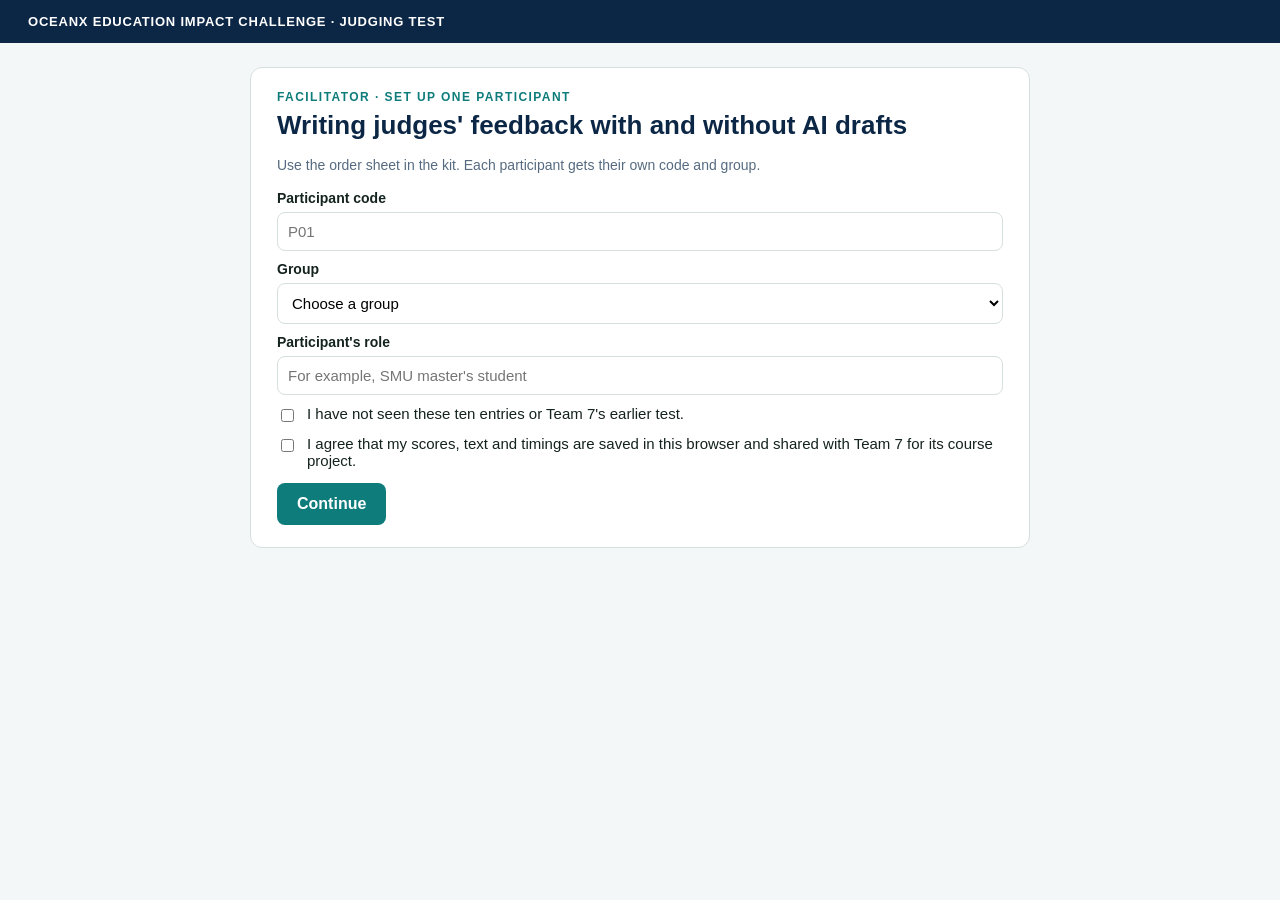
<file: test/index.html>
<!doctype html>
<html lang="en">
<head>
<meta charset="utf-8">
<meta name="viewport" content="width=device-width, initial-scale=1">
<title>OceanX judging test: writing feedback with and without AI drafts</title>
<style>
  :root { --navy:#0C2746; --teal:#0E7C7B; --coral:#F36C49; --bg:#F4F7F7; --line:#D5DFE0; --mint:#E8F3F4; --slate:#566B80; --ink:#14231F; --pale:#FDE7E1; }
  * { box-sizing: border-box; }
  body { margin: 0; font-family: "Segoe UI", Calibri, Arial, sans-serif; background: var(--bg); color: var(--ink); }
  header { background: var(--navy); color: #fff; padding: 14px 28px; display: flex; justify-content: space-between; align-items: center; }
  header .brand { font-weight: 700; letter-spacing: .06em; font-size: 13px; }
  header .progress { font-size: 14px; color: #8FD3CF; }
  main { max-width: 1240px; margin: 24px auto 48px; padding: 0 24px; }
  .card { background: #fff; border: 1px solid var(--line); border-radius: 12px; padding: 22px 26px; }
  .narrow { max-width: 780px; margin: 0 auto; }
  h1 { font-size: 26px; color: var(--navy); margin: 0 0 10px; }
  h2 { font-size: 18px; color: var(--navy); margin: 0 0 6px; }
  p { line-height: 1.5; }
  .eyebrow { font-size: 12px; font-weight: 700; letter-spacing: .12em; color: var(--teal); text-transform: uppercase; margin-bottom: 6px; }
  .entry-text { font-size: 22px; line-height: 1.45; color: var(--navy); margin: 10px 0 14px; }
  .grid { display: grid; grid-template-columns: minmax(0, 0.9fr) minmax(0, 1.3fr); gap: 20px; align-items: start; }
  .sticky { position: sticky; top: 16px; }
  fieldset { border: 0; padding: 0; margin: 0 0 10px; }
  legend { font-weight: 600; font-size: 14px; margin-bottom: 5px; padding: 0; }
  .opts { display: flex; gap: 5px; }
  .opts label, .pill { flex: 1; position: relative; }
  .opts input, .pill input { position: absolute; opacity: 0; width: 1px; height: 1px; }
  .opts span, .pill span { display: block; text-align: center; border: 1px solid var(--line); border-radius: 6px; padding: 7px 0; cursor: pointer; font-size: 14px; background: #fff; }
  .opts input:checked + span, .pill input:checked + span { background: var(--teal); color: #fff; border-color: var(--teal); }
  .opts input:focus-visible + span, .pill input:focus-visible + span { outline: 2px solid var(--coral); outline-offset: 1px; }
  .pills { display: flex; gap: 8px; max-width: 420px; }
  .fl { display: block; font-weight: 600; font-size: 14px; margin: 10px 0; }
  .fl input, .fl select, textarea { display: block; width: 100%; margin-top: 6px; font: inherit; font-size: 15px; font-weight: 400; padding: 10px; border: 1px solid var(--line); border-radius: 8px; background: #fff; }
  textarea { min-height: 92px; resize: vertical; }
  textarea:disabled { background: #EEF2F2; color: #8a97a3; }
  .check { display: flex; gap: 10px; align-items: flex-start; font-size: 15px; margin: 10px 0; }
  .check input { margin-top: 4px; }
  .draft-note { background: var(--pale); border: 1px solid var(--coral); border-radius: 8px; padding: 9px 12px; font-size: 14px; margin: 6px 0 4px; }
  .wait-note { background: var(--mint); border: 1px solid var(--line); border-radius: 8px; padding: 9px 12px; font-size: 14px; margin: 6px 0 4px; color: var(--slate); }
  .btn { background: var(--teal); color: #fff; border: 0; border-radius: 8px; padding: 12px 20px; font-size: 16px; font-weight: 600; cursor: pointer; }
  .btn:disabled { background: #9fb6b6; cursor: not-allowed; }
  .btn.secondary { background: #fff; color: var(--teal); border: 1px solid var(--teal); }
  .row { display: flex; gap: 12px; flex-wrap: wrap; align-items: center; margin-top: 14px; }
  .error { color: #B0341A; font-weight: 600; }
  .muted { color: var(--slate); font-size: 14px; }
  table { border-collapse: collapse; width: 100%; margin: 10px 0; }
  th, td { border-bottom: 1px solid var(--line); padding: 8px; text-align: left; font-size: 14px; }
  ol.steps { padding-left: 20px; } ol.steps li { margin: 4px 0; }
  @media (max-width: 900px) { .grid { grid-template-columns: 1fr; } .sticky { position: static; } }
</style>
</head>
<body>
<header><div class="brand">OCEANX EDUCATION IMPACT CHALLENGE · JUDGING TEST</div><div class="progress" id="progress"></div></header>
<main id="app"></main>
<script>
(() => {
  'use strict';
  const DATA = {"version":"2026-11-04b","criteria":[{"id":"science","label":"Scientific Integrity"},{"id":"audience","label":"Audience Engagement and Clarity"},{"id":"originality","label":"Originality"},{"id":"feasibility","label":"Feasibility"},{"id":"emotion","label":"Emotional Impact"},{"id":"scale","label":"Potential to Scale"}],"entries":{"A01":"How might we create an interactive light-matching simulator that decodes deep-sea fish photophore communication patterns into visual and audible syntax?","A02":"How can an immersive projection-mapped environment simulate bioluminescent wave disturbance triggered by physical visitor movement?","A03":"How might we design a generative audiovisual installation that maps visitor velocity and gesture to dynamic dinoflagellate flash frequencies?","A04":"How might a mobile AR game illustrate counterillumination camouflage mechanics used by midwater squid and hatchetfish against downwelling sunlight?","A05":"How might we visualize the biological carbon pump and oceanic microbial carbon cycling through an accessible real-time 3D web data explorer?","A06":"How can a gamified simulation educate youth on how ocean acidification and warming disrupt marine microbiome balance and nutrient flux?","A07":"How might we build an interactive digital sandbox modeling how ocean currents transport environmental DNA (eDNA) and allow species detection?","A08":"How might an immersive VR walkthrough reveal microscopic symbiotic networks and nutrient gradients within ocean thermoclines?","A09":"How can spatial audio and haptic feedback simulate the dense, toxic conditions of deep-sea hypersaline brine pools and their adapted microbial rims?","A10":"How might an atmospheric narrative adventure guide players through chemosynthetic hydrothermal vent food webs under pitch-black volcanic conditions?"},"drafts":{"A01":{"reason":"An original idea built on real bioluminescence. \"Decodes\" and \"syntax\" imply a proven fish language, and no learner is named.","feedback":"Name the audience and the learning goal. Call the light patterns signals rather than a language, and cite one documented species."},"A02":{"reason":"A clear cause and effect with strong emotional pull. It needs a physical venue and projection kit, which limits its reach.","feedback":"State what visitors should understand about bioluminescence. Consider a smaller pop-up or browser version for wider reach."},"A03":{"reason":"Engaging and visual, but the wording is technical. It is unclear how gestures relate to real flash behaviour or what visitors learn.","feedback":"Replace \"flash frequencies\" with plain words. Name the audience and one fact about dinoflagellates that visitors should take away."},"A04":{"reason":"Specific, strong science in a mobile format that scales well. \"Counterillumination\" will lose general readers, and the game goal is missing.","feedback":"Explain counterillumination in plain words. Name the age group and give players a goal, such as hiding from a predator."},"A05":{"reason":"An important, data-rich topic in a scalable web format. Real-time data and two complex processes make it hard to build.","feedback":"Focus on one process and one dataset. Say who uses the explorer and what question it helps them answer."},"A06":{"reason":"A relevant climate topic with a named audience. Microbiome science is still uncertain, and many climate games already exist.","feedback":"Pick one stressor and one ecosystem to keep the science accurate. Explain how this differs from other ocean climate games."},"A07":{"reason":"Novel and timely science. The statement is technical and names no audience, and modelling how eDNA drifts is complex.","feedback":"Define eDNA for a general reader. Name the learners and set them a task, such as finding where a species was detected."},"A08":{"reason":"Potentially moving, but \"symbiotic networks\" is vague and the science is loosely defined. VR headsets limit how many learners it reaches.","feedback":"Choose one documented partnership between organisms. Offer a browser version and say what learners should notice about the thermocline."},"A09":{"reason":"A highly original sensory idea with strong impact. Haptic and spatial audio kits are costly, and the learning outcome is not stated.","feedback":"State what learners should understand about life in brine pools. Offer a version that works with headphones only."},"A10":{"reason":"Clear, accurate science with a strong story and wide reach as a game. The audience and the length of play are not defined.","feedback":"Name the target age group and the session length. Add a moment where players explain how vent life gets its energy."}}};
  const KEY = 'oceanx-test2-' + DATA.version;
  const SETS = { X: ['A01', 'A02', 'A03', 'A04', 'A05'], Y: ['A06', 'A07', 'A08', 'A09', 'A10'] };
  // Each set meets each condition, and each condition comes first, in half the groups.
  const PLANS = { 1: [['X', 'scratch'], ['Y', 'draft']], 2: [['Y', 'draft'], ['X', 'scratch']],
                  3: [['Y', 'scratch'], ['X', 'draft']], 4: [['X', 'draft'], ['Y', 'scratch']] };
  const app = document.getElementById('app'), prog = document.getElementById('progress');
  let S = null;
  try { S = JSON.parse(localStorage.getItem(KEY)); } catch (e) { S = null; }
  const persist = () => { try { localStorage.setItem(KEY, JSON.stringify(S)); } catch (e) { /* export still works */ } };
  const esc = s => String(s == null ? '' : s).replace(/[&<>"']/g, c => ({ '&': '&amp;', '<': '&lt;', '>': '&gt;', '"': '&quot;', "'": '&#39;' }[c]));
  const now = () => Date.now();
  const iso = t => (t ? new Date(t).toISOString() : '');
  const secs = ms => Math.round(ms / 100) / 10;

  function lev(a, b) {
    if (a === b) return 0;
    const m = a.length, n = b.length;
    if (!m) return n; if (!n) return m;
    let prev = new Array(n + 1), cur = new Array(n + 1);
    for (let j = 0; j <= n; j++) prev[j] = j;
    for (let i = 1; i <= m; i++) {
      cur[0] = i; const ai = a.charCodeAt(i - 1);
      for (let j = 1; j <= n; j++) cur[j] = Math.min(prev[j] + 1, cur[j - 1] + 1, prev[j - 1] + (ai === b.charCodeAt(j - 1) ? 0 : 1));
      [prev, cur] = [cur, prev];
    }
    return prev[n];
  }
  // Share of the draft that the judge changed: 0 means kept word for word, 1 means fully rewritten.
  const changed = (draft, final) => { const d = draft.trim(), f = final.trim(), mx = Math.max(d.length, f.length); return mx ? Math.round(lev(d, f) / mx * 1000) / 1000 : 0; };

  const plan = () => PLANS[S.group].map(([set, cond]) => ({ set, cond, entries: SETS[set] }));
  const current = () => { const b = plan()[S.block]; return { set: b.set, cond: b.cond, entry: b.entries[S.idx] }; };
  const allRated = () => DATA.criteria.every(k => S.cur && S.cur.scores[k.id]);

  function render() {
    if (!S) return setup();
    const screens = { intro, block, pause, survey, done };
    (screens[S.phase] || setup)();
  }

  function setup(err, keep = {}) {
    prog.textContent = '';
    const opt = g => `<option ${String(keep.group) === String(g) ? 'selected' : ''}>${g}</option>`;
    app.innerHTML = `<section class="card narrow">
      <div class="eyebrow">Facilitator · set up one participant</div>
      <h1>Writing judges' feedback with and without AI drafts</h1>
      <p class="muted">Use the order sheet in the kit. Each participant gets their own code and group.</p>
      <form id="f" novalidate>
        <label class="fl">Participant code<input name="code" maxlength="20" placeholder="P01" autocomplete="off" value="${esc(keep.code || '')}"></label>
        <label class="fl">Group<select name="group"><option value="">Choose a group</option>${[1, 2, 3, 4].map(opt).join('')}</select></label>
        <label class="fl">Participant's role<input name="role" maxlength="80" placeholder="For example, SMU master's student" autocomplete="off" value="${esc(keep.role || '')}"></label>
        <label class="check"><input type="checkbox" name="fresh" ${keep.fresh ? 'checked' : ''}><span>I have not seen these ten entries or Team 7's earlier test.</span></label>
        <label class="check"><input type="checkbox" name="ack" ${keep.ack ? 'checked' : ''}><span>I agree that my scores, text and timings are saved in this browser and shared with Team 7 for its course project.</span></label>
        ${err ? `<p class="error">${esc(err)}</p>` : ''}
        <div class="row"><button class="btn" type="submit">Continue</button></div>
      </form></section>`;
    document.getElementById('f').onsubmit = e => {
      e.preventDefault();
      const v = new FormData(e.target), code = String(v.get('code') || '').trim(), group = Number(v.get('group')), role = String(v.get('role') || '').trim();
      const k = { code, group: v.get('group'), role, fresh: v.get('fresh') === 'on', ack: v.get('ack') === 'on' };
      if (!/^[A-Za-z0-9_]{2,20}$/.test(code)) return setup('Enter a participant code of 2 to 20 letters, numbers or underscores.', k);
      if (!PLANS[group]) return setup('Choose the group from the order sheet.', k);
      if (!role) return setup("Enter the participant's role.", k);
      if (!k.fresh || !k.ack) return setup('Both boxes must be ticked before the test starts.', k);
      S = { kit: DATA.version, participant: code, group, role, fresh: true, created_at: iso(now()), phase: 'intro', block: 0, idx: 0, records: [], cur: null, survey: null, user_agent: navigator.userAgent };
      persist(); render();
    };
  }

  function intro() {
    prog.textContent = `${S.participant} · group ${S.group}`;
    const p = plan();
    app.innerHTML = `<section class="card narrow">
      <div class="eyebrow">Before you start</div>
      <h1>You will judge 10 entries for the OceanX Education Impact Challenge</h1>
      <p>Each entry is a short concept that a team submitted. For each entry, you will do three things.</p>
      <ol class="steps"><li>Read the entry.</li><li>Give six scores from 1 to 10, one for each OceanX criterion.</li><li>Write a reason for your scores and feedback for the team.</li></ol>
      <p>The entries come in two blocks of five. In one block, you write the reason and feedback yourself. In the other block, an AI drafts them once you have scored. Edit the draft until it says what you mean. You may delete all of it.</p>
      <p>Work at your normal pace, as a real judge would. Each entry is timed from when it opens until you save it. You will not see a clock.</p>
      <p><strong>Your first block:</strong> ${p[0].cond === 'draft' ? 'an AI drafts the reason and feedback after you score.' : 'you write the reason and feedback yourself.'}</p>
      <div class="row"><button class="btn" id="go">Start block 1</button></div></section>`;
    document.getElementById('go').onclick = () => { S.phase = 'block'; S.block = 0; S.idx = 0; S.cur = null; persist(); render(); };
  }

  function block(err) {
    const c = current();
    if (!S.cur || S.cur.entry !== c.entry) { S.cur = { entry: c.entry, start: now(), ratedAt: null, scores: {}, first: null, reason: '', feedback: '', drafted: false, reloads: 0 }; persist(); }
    const pos = S.block * 5 + S.idx + 1, isDraft = c.cond === 'draft', open = allRated();
    prog.textContent = `${S.participant} · entry ${pos} of 10`;
    const note = isDraft
      ? (open ? '<p class="draft-note">AI draft. The AI wrote it before your scores, from the entry alone. Change anything you disagree with.</p>' : '<p class="wait-note">The AI draft appears after you give all six scores.</p>')
      : (open ? '' : '<p class="wait-note">The text boxes open after you give all six scores.</p>');
    app.innerHTML = `<div class="grid">
      <section class="card sticky"><div class="eyebrow">Block ${S.block + 1} · entry ${S.idx + 1} of 5</div>
        <h2>Entry ${esc(c.entry)}</h2><p class="entry-text">${esc(DATA.entries[c.entry])}</p>
        <p class="muted">Judge the entry as written.</p></section>
      <section class="card"><form id="f" novalidate>
        <div class="eyebrow">Step 1 · your scores</div>
        ${DATA.criteria.map(k => `<fieldset><legend>${esc(k.label)}</legend><div class="opts">${[1, 2, 3, 4, 5, 6, 7, 8, 9, 10].map(n => `<label><input type="radio" name="${k.id}" value="${n}" ${S.cur.scores[k.id] === n ? 'checked' : ''} aria-label="${esc(k.label)} ${n}"><span>${n}</span></label>`).join('')}</div></fieldset>`).join('')}
        <div class="eyebrow" style="margin-top:16px">Step 2 · ${isDraft ? 'check and edit the AI draft' : 'write your reason and feedback'}</div>
        ${note}
        <label class="fl">Why did you score it this way?<textarea name="reason" ${open ? '' : 'disabled'}>${esc(S.cur.reason)}</textarea></label>
        <label class="fl">Feedback to the team<textarea name="feedback" ${open ? '' : 'disabled'}>${esc(S.cur.feedback)}</textarea></label>
        ${err ? `<p class="error">${esc(err)}</p>` : ''}
        <div class="row"><button class="btn" type="submit">Save and continue →</button></div>
      </form></section></div>`;
    const f = document.getElementById('f');
    f.addEventListener('change', e => {
      if (e.target.type !== 'radio') return;
      S.cur.scores[e.target.name] = Number(e.target.value);
      if (allRated() && !S.cur.ratedAt) {
        S.cur.ratedAt = now();
        S.cur.first = Object.assign({}, S.cur.scores); // the scores before any draft appears
        if (isDraft && !S.cur.drafted) { S.cur.reason = DATA.drafts[c.entry].reason; S.cur.feedback = DATA.drafts[c.entry].feedback; S.cur.drafted = true; }
        persist(); block();
        const t = app.querySelector('textarea[name=reason]'); if (t) t.focus();
        return;
      }
      persist();
    });
    f.addEventListener('input', e => { if (e.target.tagName === 'TEXTAREA') { S.cur[e.target.name] = e.target.value; persist(); } });
    f.addEventListener('submit', e => {
      e.preventDefault();
      if (!allRated()) return block('Give all six scores first.');
      if (!S.cur.reason.trim() || !S.cur.feedback.trim()) return block('Write a reason and feedback before you save.');
      const t = now(), d = DATA.drafts[c.entry], first = S.cur.first || S.cur.scores;
      S.records.push({
        participant: S.participant, group: S.group, role: S.role, block: S.block + 1, position: pos, set: c.set, condition: c.cond, entry: c.entry,
        started_at: iso(S.cur.start), rated_at: iso(S.cur.ratedAt), saved_at: iso(t),
        total_s: secs(t - S.cur.start), score_s: secs(S.cur.ratedAt - S.cur.start), write_s: secs(t - S.cur.ratedAt),
        scores: Object.assign({}, S.cur.scores), first_scores: Object.assign({}, first),
        scores_changed: DATA.criteria.some(k => first[k.id] !== S.cur.scores[k.id]),
        reason: S.cur.reason.trim(), feedback: S.cur.feedback.trim(),
        reason_changed: isDraft ? changed(d.reason, S.cur.reason) : null, feedback_changed: isDraft ? changed(d.feedback, S.cur.feedback) : null,
        reloads: S.cur.reloads || 0,
      });
      S.cur = null;
      if (S.idx < 4) S.idx++; else S.phase = S.block === 0 ? 'pause' : 'survey';
      persist(); render(); window.scrollTo(0, 0);
    });
  }

  function pause() {
    const p = plan();
    prog.textContent = `${S.participant} · block 1 done`;
    app.innerHTML = `<section class="card narrow"><div class="eyebrow">Block 1 is done</div><h1>Take a short break if you need one</h1>
      <p>The next five entries work differently.</p>
      <p><strong>Block 2:</strong> ${p[1].cond === 'draft' ? 'an AI drafts the reason and feedback after you score. Edit the draft until it says what you mean.' : 'you write the reason and feedback yourself.'}</p>
      <div class="row"><button class="btn" id="go">Start block 2</button></div></section>`;
    document.getElementById('go').onclick = () => { S.phase = 'block'; S.block = 1; S.idx = 0; S.cur = null; persist(); render(); };
  }

  function survey(err) {
    prog.textContent = `${S.participant} · last questions`;
    app.innerHTML = `<section class="card narrow"><div class="eyebrow">Three last questions</div><form id="f" novalidate>
      <fieldset><legend>How useful were the AI drafts? 1 means not useful and 5 means very useful.</legend><div class="pills">${[1, 2, 3, 4, 5].map(n => `<label class="pill"><input type="radio" name="useful" value="${n}"><span>${n}</span></label>`).join('')}</div></fieldset>
      <fieldset><legend>Did you keep any draft text that you did not fully agree with?</legend><div class="pills">${['Yes', 'No', 'Not sure'].map(v => `<label class="pill"><input type="radio" name="kept" value="${v}"><span>${v}</span></label>`).join('')}</div></fieldset>
      <label class="fl">Anything else you noticed? This is optional.<textarea name="comment"></textarea></label>
      ${err ? `<p class="error">${esc(err)}</p>` : ''}
      <div class="row"><button class="btn" type="submit">Finish</button></div></form></section>`;
    document.getElementById('f').onsubmit = e => {
      e.preventDefault();
      const v = new FormData(e.target);
      if (!v.get('useful') || !v.get('kept')) return survey('Answer the first two questions.');
      S.survey = { useful: Number(v.get('useful')), kept_disagreed_text: v.get('kept'), comment: String(v.get('comment') || '').trim() };
      S.phase = 'done'; S.finished_at = iso(now()); persist(); render();
    };
  }

  function exportJson() {
    const out = { kit: S.kit, participant: S.participant, group: S.group, role: S.role, fresh: S.fresh, created_at: S.created_at, finished_at: S.finished_at, user_agent: S.user_agent, survey: S.survey, records: S.records };
    return JSON.stringify(out, null, 2);
  }
  function exportCsv() {
    const cols = ['participant', 'group', 'role', 'block', 'position', 'set', 'condition', 'entry', 'total_s', 'score_s', 'write_s', ...DATA.criteria.map(k => k.id), 'scores_changed', ...DATA.criteria.map(k => 'first_' + k.id), 'reason_changed', 'feedback_changed', 'reason', 'feedback', 'started_at', 'rated_at', 'saved_at', 'reloads'];
    const cell = v => { let s = v == null ? '' : String(v); if (/^[=+\-@]/.test(s)) s = "'" + s; return /[",\n]/.test(s) ? '"' + s.replace(/"/g, '""') + '"' : s; };
    const rows = S.records.map(r => cols.map(c => cell(c in r ? r[c] : c.startsWith('first_') ? r.first_scores[c.slice(6)] : r.scores[c])).join(','));
    return '﻿' + [cols.join(',')].concat(rows).join('\r\n');
  }
  function download(name, text, type) {
    const url = URL.createObjectURL(new Blob([text], { type }));
    const a = document.createElement('a'); a.href = url; a.download = name; document.body.appendChild(a); a.click(); a.remove();
    setTimeout(() => URL.revokeObjectURL(url), 2000);
  }

  function done() {
    prog.textContent = `${S.participant} · finished`;
    const m = cond => { const r = S.records.filter(x => x.condition === cond); return r.length ? (r.reduce((a, x) => a + x.total_s, 0) / r.length).toFixed(0) : '-'; };
    app.innerHTML = `<section class="card narrow"><div class="eyebrow">Finished · thank you</div><h1>Download the results now</h1>
      <p>Save both files into the kit's <strong>results</strong> folder. The deck reads them from there.</p>
      <table><tr><th>How the reason and feedback were written</th><th>Average seconds per entry</th></tr>
        <tr><td>Written from scratch</td><td>${m('scratch')}</td></tr><tr><td>Edited from an AI draft</td><td>${m('draft')}</td></tr></table>
      <div class="row"><button class="btn" id="j">Download results (JSON)</button><button class="btn secondary" id="c">Download table (CSV)</button></div>
      <hr style="margin:22px 0;border:0;border-top:1px solid var(--line)">
      <label class="check"><input type="checkbox" id="saved"><span>I have saved both files.</span></label>
      <div class="row"><button class="btn secondary" id="new" disabled>Start a new participant</button></div></section>`;
    document.getElementById('j').onclick = () => download(`${S.participant}_test2.json`, exportJson(), 'application/json');
    document.getElementById('c').onclick = () => download(`${S.participant}_test2.csv`, exportCsv(), 'text/csv');
    const saved = document.getElementById('saved'), nb = document.getElementById('new');
    saved.onchange = () => { nb.disabled = !saved.checked; };
    nb.onclick = () => { localStorage.removeItem(KEY); S = null; render(); };
  }

  if (S && S.phase === 'block' && S.cur) { S.cur.reloads = (S.cur.reloads || 0) + 1; persist(); }
  render();
})();
</script>
</body>
</html>
</file>
